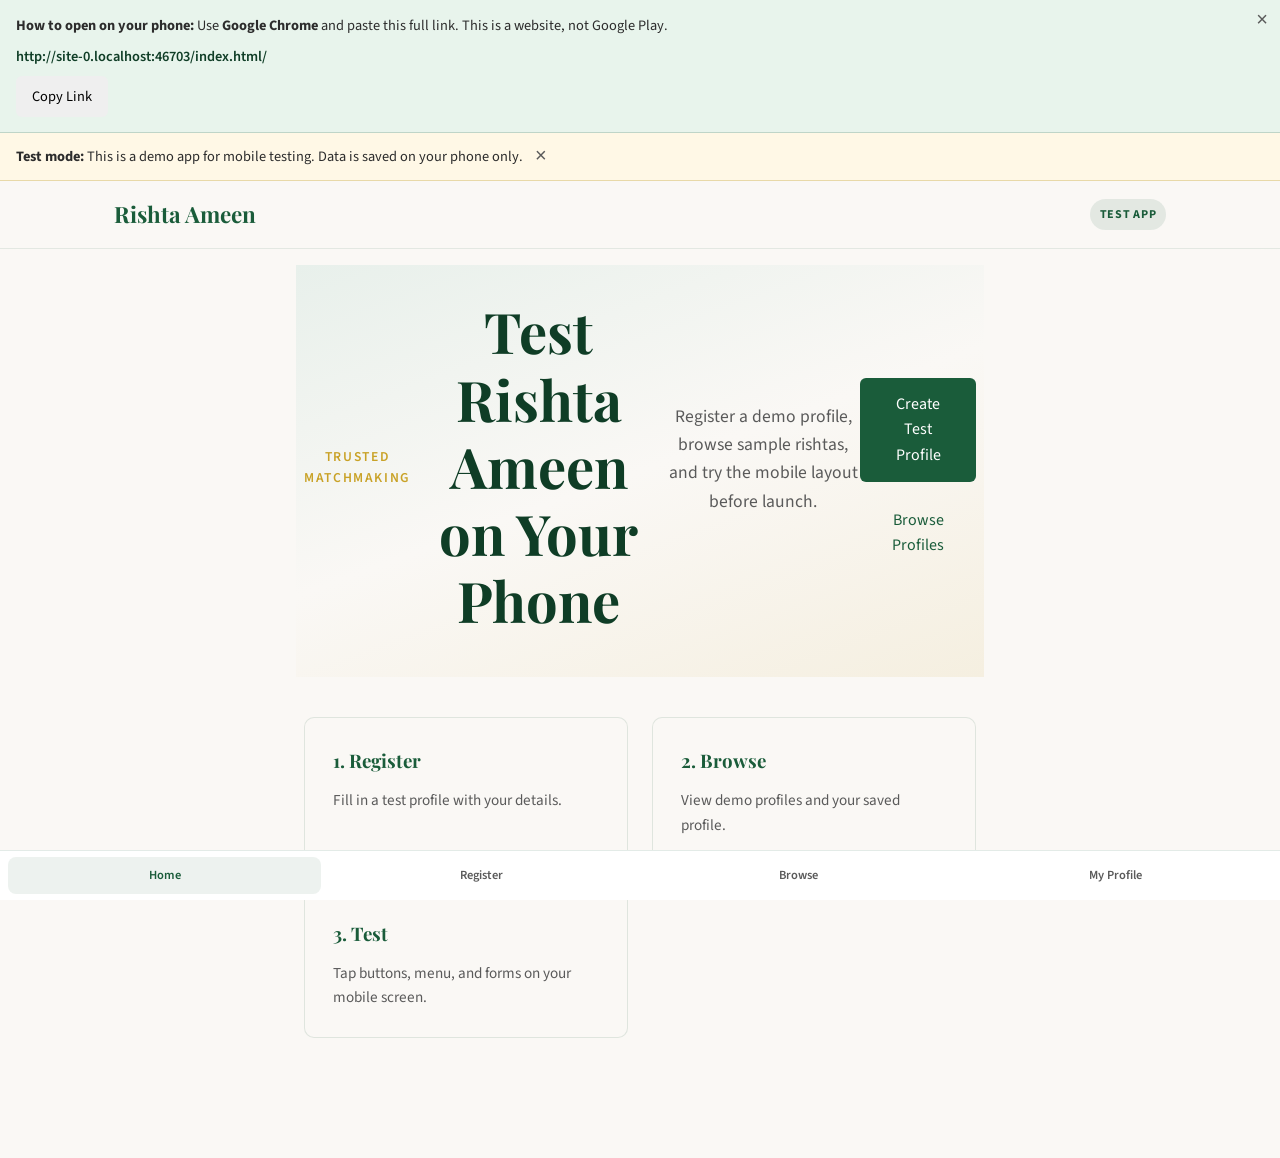
<file: index.html>
<!DOCTYPE html>
<html lang="en">
<head>
  <meta charset="UTF-8">
  <meta name="viewport" content="width=device-width, initial-scale=1.0, viewport-fit=cover">
  <meta name="description" content="Rishta Ameen — Test the matrimonial app on your mobile device.">
  <meta name="theme-color" content="#1a5c3a">
  <meta name="apple-mobile-web-app-capable" content="yes">
  <meta name="apple-mobile-web-app-title" content="Rishta Ameen">
  <title>Rishta Ameen — Test App</title>
  <script>
    (function () {
      var path = window.location.pathname;
      if (!path.endsWith('/')) {
        path = path.substring(0, path.lastIndexOf('/') + 1);
      }
      var base = document.createElement('base');
      base.href = path || '/';
      document.head.appendChild(base);
    })();
  </script>
  <link rel="manifest" href="manifest.json">
  <link rel="apple-touch-icon" href="icons/icon-192.png">
  <link rel="stylesheet" href="css/style.css">
  <link rel="preconnect" href="https://fonts.googleapis.com">
  <link rel="preconnect" href="https://fonts.gstatic.com" crossorigin>
  <link href="https://fonts.googleapis.com/css2?family=Playfair+Display:wght@600;700&family=Source+Sans+3:wght@400;500;600&display=swap" rel="stylesheet">
  <script>
    (function () {
      var path = window.location.pathname;
      if (!path.endsWith('/')) {
        path = path.substring(0, path.lastIndexOf('/') + 1);
      }
      var base = document.createElement('base');
      base.href = path || '/';
      document.head.insertBefore(base, document.head.firstChild);
    })();
  </script>
</head>
<body>
  <div id="open-help" class="open-help">
    <p><strong>How to open on your phone:</strong> Use <strong>Google Chrome</strong> and paste this full link. This is a website, not Google Play.</p>
    <p class="open-help-url" id="open-help-url"></p>
    <button type="button" class="btn btn-small" id="copy-link-btn">Copy Link</button>
    <button type="button" class="open-help-close" id="open-help-close" aria-label="Close">×</button>
  </div>

  <div id="test-banner" class="test-banner">
    <p><strong>Test mode:</strong> This is a demo app for mobile testing. Data is saved on your phone only.</p>
    <button id="test-banner-dismiss" type="button" aria-label="Dismiss">×</button>
  </div>

  <header class="header">
    <nav class="nav">
      <a href="#" class="logo">Rishta Ameen</a>
      <span class="test-pill">Test App</span>
    </nav>
  </header>

  <main class="app-main">
    <section id="screen-home" class="screen active">
      <div class="hero hero-compact">
        <p class="hero-tagline">Trusted Matchmaking</p>
        <h1>Test Rishta Ameen on Your Phone</h1>
        <p class="hero-description">
          Register a demo profile, browse sample rishtas, and try the mobile layout before launch.
        </p>
        <div class="hero-actions">
          <button type="button" class="btn btn-primary tab-link" data-screen="screen-register">Create Test Profile</button>
          <button type="button" class="btn btn-secondary tab-link" data-screen="screen-browse">Browse Profiles</button>
        </div>
      </div>
      <div class="section section-compact">
        <div class="cards">
          <article class="card">
            <h3>1. Register</h3>
            <p>Fill in a test profile with your details.</p>
          </article>
          <article class="card">
            <h3>2. Browse</h3>
            <p>View demo profiles and your saved profile.</p>
          </article>
          <article class="card">
            <h3>3. Test</h3>
            <p>Tap buttons, menu, and forms on your mobile screen.</p>
          </article>
        </div>
      </div>
    </section>

    <section id="screen-register" class="screen">
      <div class="screen-header">
        <h2>Register Test Profile</h2>
        <p>Create a profile to test how registration works on mobile.</p>
      </div>
      <form id="register-form" class="form">
        <label>
          Full Name
          <input name="name" type="text" required placeholder="Your name">
        </label>
        <label>
          Age
          <input name="age" type="number" min="18" max="70" required placeholder="25">
        </label>
        <label>
          City
          <input name="city" type="text" required placeholder="Lahore">
        </label>
        <label>
          Education
          <input name="education" type="text" placeholder="MBA, MBBS, etc.">
        </label>
        <label>
          Profession
          <input name="profession" type="text" placeholder="Your job">
        </label>
        <label>
          Phone
          <input name="phone" type="tel" required placeholder="03xx-xxxxxxx">
        </label>
        <label>
          About
          <textarea name="about" rows="4" placeholder="Short introduction"></textarea>
        </label>
        <button type="submit" class="btn btn-primary btn-block">Save Test Profile</button>
      </form>
    </section>

    <section id="screen-browse" class="screen">
      <div class="screen-header">
        <h2>Browse Profiles</h2>
        <p>Demo rishtas plus any profile you register for testing.</p>
      </div>
      <div id="profile-list" class="profile-list"></div>
    </section>

    <section id="screen-profile" class="screen">
      <div class="screen-header">
        <h2>My Profile</h2>
        <p>Your saved test profile on this device.</p>
      </div>
      <div id="my-profile-content"></div>
    </section>
  </main>

  <nav class="bottom-nav" aria-label="App navigation">
    <button type="button" class="tab-btn active" data-screen="screen-home">Home</button>
    <button type="button" class="tab-btn" data-screen="screen-register">Register</button>
    <button type="button" class="tab-btn" data-screen="screen-browse">Browse</button>
    <button type="button" class="tab-btn" data-screen="screen-profile">My Profile</button>
  </nav>

  <div id="toast" class="toast" role="status" aria-live="polite"></div>

  <script src="js/app.js"></script>
  <script>
    document.querySelectorAll('.tab-link').forEach((btn) => {
      btn.addEventListener('click', () => {
        const screen = btn.dataset.screen;
        document.querySelectorAll('.screen').forEach((el) => {
          el.classList.toggle('active', el.id === screen);
        });
        document.querySelectorAll('.tab-btn').forEach((tab) => {
          tab.classList.toggle('active', tab.dataset.screen === screen);
        });
      });
    });
  </script>
</body>
</html>
</file>
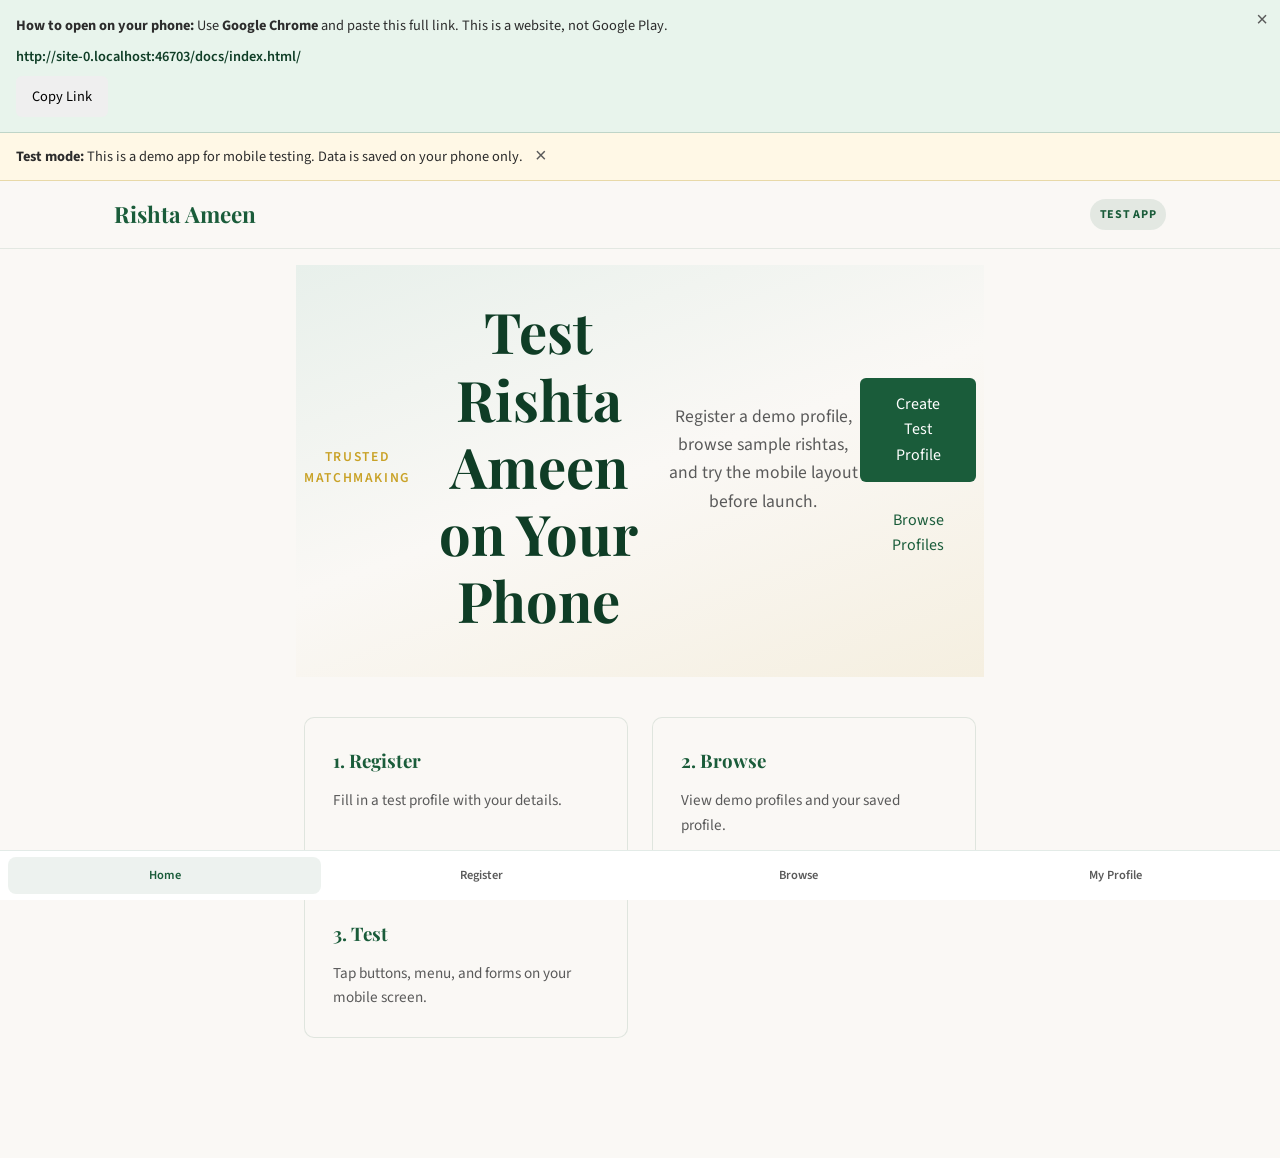
<file: docs/index.html>
<!DOCTYPE html>
<html lang="en">
<head>
  <meta charset="UTF-8">
  <meta name="viewport" content="width=device-width, initial-scale=1.0, viewport-fit=cover">
  <meta name="description" content="Rishta Ameen — Test the matrimonial app on your mobile device.">
  <meta name="theme-color" content="#1a5c3a">
  <meta name="apple-mobile-web-app-capable" content="yes">
  <meta name="apple-mobile-web-app-title" content="Rishta Ameen">
  <title>Rishta Ameen — Test App</title>
  <script>
    (function () {
      var path = window.location.pathname;
      if (!path.endsWith('/')) {
        path = path.substring(0, path.lastIndexOf('/') + 1);
      }
      var base = document.createElement('base');
      base.href = path || '/';
      document.head.appendChild(base);
    })();
  </script>
  <link rel="manifest" href="manifest.json">
  <link rel="apple-touch-icon" href="icons/icon-192.png">
  <link rel="stylesheet" href="css/style.css">
  <link rel="preconnect" href="https://fonts.googleapis.com">
  <link rel="preconnect" href="https://fonts.gstatic.com" crossorigin>
  <link href="https://fonts.googleapis.com/css2?family=Playfair+Display:wght@600;700&family=Source+Sans+3:wght@400;500;600&display=swap" rel="stylesheet">
</head>
<body>
  <div id="open-help" class="open-help">
    <p><strong>How to open on your phone:</strong> Use <strong>Google Chrome</strong> and paste this full link. This is a website, not Google Play.</p>
    <p class="open-help-url" id="open-help-url"></p>
    <button type="button" class="btn btn-small" id="copy-link-btn">Copy Link</button>
    <button type="button" class="open-help-close" id="open-help-close" aria-label="Close">×</button>
  </div>

  <div id="test-banner" class="test-banner">
    <p><strong>Test mode:</strong> This is a demo app for mobile testing. Data is saved on your phone only.</p>
    <button id="test-banner-dismiss" type="button" aria-label="Dismiss">×</button>
  </div>

  <header class="header">
    <nav class="nav">
      <a href="#" class="logo">Rishta Ameen</a>
      <span class="test-pill">Test App</span>
    </nav>
  </header>

  <main class="app-main">
    <section id="screen-home" class="screen active">
      <div class="hero hero-compact">
        <p class="hero-tagline">Trusted Matchmaking</p>
        <h1>Test Rishta Ameen on Your Phone</h1>
        <p class="hero-description">
          Register a demo profile, browse sample rishtas, and try the mobile layout before launch.
        </p>
        <div class="hero-actions">
          <button type="button" class="btn btn-primary tab-link" data-screen="screen-register">Create Test Profile</button>
          <button type="button" class="btn btn-secondary tab-link" data-screen="screen-browse">Browse Profiles</button>
        </div>
      </div>
      <div class="section section-compact">
        <div class="cards">
          <article class="card">
            <h3>1. Register</h3>
            <p>Fill in a test profile with your details.</p>
          </article>
          <article class="card">
            <h3>2. Browse</h3>
            <p>View demo profiles and your saved profile.</p>
          </article>
          <article class="card">
            <h3>3. Test</h3>
            <p>Tap buttons, menu, and forms on your mobile screen.</p>
          </article>
        </div>
      </div>
    </section>

    <section id="screen-register" class="screen">
      <div class="screen-header">
        <h2>Register Test Profile</h2>
        <p>Create a profile to test how registration works on mobile.</p>
      </div>
      <form id="register-form" class="form">
        <label>
          Full Name
          <input name="name" type="text" required placeholder="Your name">
        </label>
        <label>
          Age
          <input name="age" type="number" min="18" max="70" required placeholder="25">
        </label>
        <label>
          City
          <input name="city" type="text" required placeholder="Lahore">
        </label>
        <label>
          Education
          <input name="education" type="text" placeholder="MBA, MBBS, etc.">
        </label>
        <label>
          Profession
          <input name="profession" type="text" placeholder="Your job">
        </label>
        <label>
          Phone
          <input name="phone" type="tel" required placeholder="03xx-xxxxxxx">
        </label>
        <label>
          About
          <textarea name="about" rows="4" placeholder="Short introduction"></textarea>
        </label>
        <button type="submit" class="btn btn-primary btn-block">Save Test Profile</button>
      </form>
    </section>

    <section id="screen-browse" class="screen">
      <div class="screen-header">
        <h2>Browse Profiles</h2>
        <p>Demo rishtas plus any profile you register for testing.</p>
      </div>
      <div id="profile-list" class="profile-list"></div>
    </section>

    <section id="screen-profile" class="screen">
      <div class="screen-header">
        <h2>My Profile</h2>
        <p>Your saved test profile on this device.</p>
      </div>
      <div id="my-profile-content"></div>
    </section>
  </main>

  <nav class="bottom-nav" aria-label="App navigation">
    <button type="button" class="tab-btn active" data-screen="screen-home">Home</button>
    <button type="button" class="tab-btn" data-screen="screen-register">Register</button>
    <button type="button" class="tab-btn" data-screen="screen-browse">Browse</button>
    <button type="button" class="tab-btn" data-screen="screen-profile">My Profile</button>
  </nav>

  <div id="toast" class="toast" role="status" aria-live="polite"></div>

  <script src="js/app.js"></script>
  <script>
    document.querySelectorAll('.tab-link').forEach((btn) => {
      btn.addEventListener('click', () => {
        const screen = btn.dataset.screen;
        document.querySelectorAll('.screen').forEach((el) => {
          el.classList.toggle('active', el.id === screen);
        });
        document.querySelectorAll('.tab-btn').forEach((tab) => {
          tab.classList.toggle('active', tab.dataset.screen === screen);
        });
      });
    });
  </script>
</body>
</html>
</file>
<file: css/style.css>
*,
*::before,
*::after {
  box-sizing: border-box;
  margin: 0;
  padding: 0;
}

:root {
  --color-primary: #1a5c3a;
  --color-primary-dark: #0f3d26;
  --color-accent: #c9a227;
  --color-bg: #faf8f5;
  --color-text: #2c2c2c;
  --color-muted: #5a5a5a;
  --font-display: "Playfair Display", Georgia, serif;
  --font-body: "Source Sans 3", system-ui, sans-serif;
}

html {
  scroll-behavior: smooth;
}

body {
  font-family: var(--font-body);
  color: var(--color-text);
  background: var(--color-bg);
  line-height: 1.6;
  -webkit-text-size-adjust: 100%;
  padding-bottom: calc(72px + env(safe-area-inset-bottom));
}

.header {
  position: sticky;
  top: 0;
  background: rgba(250, 248, 245, 0.95);
  backdrop-filter: blur(8px);
  border-bottom: 1px solid rgba(26, 92, 58, 0.1);
  z-index: 100;
}

.nav {
  max-width: 1100px;
  margin: 0 auto;
  padding: 1rem 1.5rem;
  padding-top: max(1rem, env(safe-area-inset-top));
  display: flex;
  align-items: center;
  justify-content: space-between;
  position: relative;
}

.logo {
  font-family: var(--font-display);
  font-size: 1.4rem;
  font-weight: 700;
  color: var(--color-primary);
  text-decoration: none;
}

.nav-links {
  display: flex;
  gap: 2rem;
  list-style: none;
}

.nav-links a {
  color: var(--color-muted);
  text-decoration: none;
  font-weight: 500;
  transition: color 0.2s;
}

.nav-links a:hover {
  color: var(--color-primary);
}

.nav-toggle {
  display: none;
  flex-direction: column;
  justify-content: center;
  gap: 5px;
  width: 44px;
  height: 44px;
  padding: 10px;
  border: none;
  background: transparent;
  cursor: pointer;
}

.nav-toggle span {
  display: block;
  width: 100%;
  height: 2px;
  background: var(--color-primary);
  border-radius: 2px;
  transition: transform 0.2s, opacity 0.2s;
}

.nav-toggle[aria-expanded="true"] span:nth-child(1) {
  transform: translateY(7px) rotate(45deg);
}

.nav-toggle[aria-expanded="true"] span:nth-child(2) {
  opacity: 0;
}

.nav-toggle[aria-expanded="true"] span:nth-child(3) {
  transform: translateY(-7px) rotate(-45deg);
}

.hero {
  min-height: 70vh;
  display: flex;
  align-items: center;
  justify-content: center;
  text-align: center;
  padding: 4rem 1.5rem;
  background: linear-gradient(160deg, #e8f0eb 0%, var(--color-bg) 50%, #f5efe0 100%);
}

.hero-tagline {
  color: var(--color-accent);
  font-weight: 600;
  text-transform: uppercase;
  letter-spacing: 0.12em;
  font-size: 0.85rem;
  margin-bottom: 1rem;
}

.hero h1 {
  font-family: var(--font-display);
  font-size: clamp(2.2rem, 5vw, 3.5rem);
  color: var(--color-primary-dark);
  margin-bottom: 1.25rem;
  line-height: 1.2;
}

.hero-description {
  max-width: 540px;
  margin: 0 auto 2rem;
  color: var(--color-muted);
  font-size: 1.1rem;
}

.btn {
  display: inline-block;
  padding: 0.85rem 2rem;
  min-height: 48px;
  line-height: 1.4;
  border-radius: 6px;
  font-weight: 600;
  text-decoration: none;
  transition: transform 0.2s, box-shadow 0.2s;
}

.btn:hover {
  transform: translateY(-2px);
  box-shadow: 0 4px 16px rgba(0, 0, 0, 0.12);
}

.btn-primary {
  background: var(--color-primary);
  color: #fff;
}

.btn-secondary {
  background: transparent;
  color: var(--color-primary);
  border: 2px solid var(--color-primary);
}

.section {
  padding: 5rem 1.5rem;
}

.section-alt {
  background: #fff;
}

.container {
  max-width: 900px;
  margin: 0 auto;
  text-align: center;
}

.section h2 {
  font-family: var(--font-display);
  font-size: 2rem;
  color: var(--color-primary-dark);
  margin-bottom: 1.25rem;
}

.section p {
  color: var(--color-muted);
  font-size: 1.05rem;
  max-width: 640px;
  margin: 0 auto 1.5rem;
}

.cards {
  display: grid;
  grid-template-columns: repeat(auto-fit, minmax(240px, 1fr));
  gap: 1.5rem;
  margin-top: 2.5rem;
  text-align: left;
}

.card {
  background: var(--color-bg);
  border: 1px solid rgba(26, 92, 58, 0.12);
  border-radius: 10px;
  padding: 1.75rem;
}

.card h3 {
  font-family: var(--font-display);
  color: var(--color-primary);
  margin-bottom: 0.75rem;
}

.card p {
  margin: 0;
  font-size: 0.95rem;
}

.footer {
  text-align: center;
  padding: 2rem 1.5rem;
  color: var(--color-muted);
  font-size: 0.9rem;
  border-top: 1px solid rgba(26, 92, 58, 0.1);
}

@media (max-width: 600px) {
  .nav-toggle {
    display: flex;
  }

  .nav-links {
    display: none;
    position: absolute;
    top: 100%;
    left: 0;
    right: 0;
    flex-direction: column;
    gap: 0;
    background: rgba(250, 248, 245, 0.98);
    border-bottom: 1px solid rgba(26, 92, 58, 0.1);
    padding: 0.5rem 0;
    box-shadow: 0 8px 24px rgba(0, 0, 0, 0.08);
  }

  .nav-links.nav-open {
    display: flex;
  }

  .nav-links li {
    width: 100%;
  }

  .nav-links a {
    display: block;
    padding: 1rem 1.5rem;
    font-size: 1rem;
  }

  .hero {
    min-height: auto;
    padding: 3rem 1.25rem;
  }

  .section {
    padding: 3.5rem 1.25rem;
  }

  .section h2 {
    font-size: 1.65rem;
  }

  .cards {
    grid-template-columns: 1fr;
  }
}

.test-banner {
  display: flex;
  align-items: flex-start;
  gap: 0.75rem;
  background: #fff8e6;
  border-bottom: 1px solid #e8d9a8;
  padding: 0.75rem 1rem;
  font-size: 0.9rem;
}

.open-help {
  position: relative;
  background: #e8f4ec;
  border-bottom: 1px solid rgba(26, 92, 58, 0.2);
  padding: 0.9rem 2.5rem 0.9rem 1rem;
  font-size: 0.9rem;
}

.open-help-url {
  word-break: break-all;
  color: var(--color-primary-dark);
  font-weight: 600;
  margin: 0.5rem 0;
}

.open-help-close {
  position: absolute;
  top: 0.5rem;
  right: 0.75rem;
  border: none;
  background: transparent;
  font-size: 1.25rem;
  cursor: pointer;
  color: var(--color-muted);
}

.test-banner button {
  border: none;
  background: transparent;
  font-size: 1.25rem;
  line-height: 1;
  cursor: pointer;
  color: var(--color-muted);
}

.test-pill {
  background: rgba(26, 92, 58, 0.1);
  color: var(--color-primary);
  font-size: 0.75rem;
  font-weight: 700;
  text-transform: uppercase;
  letter-spacing: 0.06em;
  padding: 0.35rem 0.6rem;
  border-radius: 999px;
}

.app-main {
  max-width: 720px;
  margin: 0 auto;
}

.screen {
  display: none;
  padding: 1rem 1rem 2rem;
}

.screen.active {
  display: block;
}

.hero-compact {
  min-height: auto;
  padding: 2rem 0.5rem 1.5rem;
}

.hero-actions {
  display: flex;
  flex-wrap: wrap;
  gap: 0.75rem;
  justify-content: center;
}

.section-compact {
  padding: 0 0.5rem 1rem;
}

.screen-header {
  margin-bottom: 1.25rem;
}

.screen-header h2 {
  font-family: var(--font-display);
  color: var(--color-primary-dark);
  margin-bottom: 0.35rem;
}

.screen-header p,
.empty-state {
  color: var(--color-muted);
}

.form {
  display: grid;
  gap: 1rem;
}

.form label {
  display: grid;
  gap: 0.4rem;
  font-weight: 600;
  color: var(--color-primary-dark);
}

.form input,
.form textarea {
  width: 100%;
  padding: 0.85rem 1rem;
  border: 1px solid rgba(26, 92, 58, 0.2);
  border-radius: 8px;
  font: inherit;
  background: #fff;
}

.form input:focus,
.form textarea:focus {
  outline: 2px solid rgba(26, 92, 58, 0.25);
  border-color: var(--color-primary);
}

.btn {
  border: none;
  cursor: pointer;
  font: inherit;
}

.btn-block {
  width: 100%;
}

.btn-small {
  padding: 0.55rem 1rem;
  min-height: 40px;
  font-size: 0.9rem;
}

.profile-list {
  display: grid;
  gap: 1rem;
}

.profile-card {
  background: #fff;
  border: 1px solid rgba(26, 92, 58, 0.12);
  border-radius: 12px;
  padding: 1.25rem;
}

.profile-card-own {
  border-color: rgba(201, 162, 39, 0.45);
  background: #fffdf7;
}

.profile-card-header {
  display: flex;
  align-items: center;
  justify-content: space-between;
  gap: 0.75rem;
  margin-bottom: 0.5rem;
}

.profile-card h3 {
  font-family: var(--font-display);
  color: var(--color-primary-dark);
}

.badge {
  background: rgba(26, 92, 58, 0.1);
  color: var(--color-primary);
  font-size: 0.75rem;
  font-weight: 700;
  padding: 0.25rem 0.55rem;
  border-radius: 999px;
  white-space: nowrap;
}

.profile-meta,
.profile-about,
.profile-phone {
  color: var(--color-muted);
  margin-bottom: 0.35rem;
}

.profile-about {
  margin: 0.75rem 0 1rem;
}

.bottom-nav {
  position: fixed;
  left: 0;
  right: 0;
  bottom: 0;
  display: grid;
  grid-template-columns: repeat(4, 1fr);
  gap: 0.25rem;
  background: rgba(255, 255, 255, 0.98);
  border-top: 1px solid rgba(26, 92, 58, 0.12);
  padding: 0.35rem 0.5rem calc(0.35rem + env(safe-area-inset-bottom));
  z-index: 200;
}

.tab-btn {
  border: none;
  background: transparent;
  color: var(--color-muted);
  font: inherit;
  font-size: 0.78rem;
  font-weight: 600;
  padding: 0.55rem 0.25rem;
  border-radius: 8px;
  cursor: pointer;
}

.tab-btn.active {
  color: var(--color-primary);
  background: rgba(26, 92, 58, 0.08);
}

.toast {
  position: fixed;
  left: 50%;
  bottom: calc(84px + env(safe-area-inset-bottom));
  transform: translateX(-50%) translateY(12px);
  background: var(--color-primary-dark);
  color: #fff;
  padding: 0.75rem 1rem;
  border-radius: 999px;
  font-size: 0.9rem;
  opacity: 0;
  pointer-events: none;
  transition: opacity 0.2s, transform 0.2s;
  z-index: 300;
  max-width: calc(100% - 2rem);
  text-align: center;
}

.toast.show {
  opacity: 1;
  transform: translateX(-50%) translateY(0);
}
</file>
<file: docs/css/style.css>
*,
*::before,
*::after {
  box-sizing: border-box;
  margin: 0;
  padding: 0;
}

:root {
  --color-primary: #1a5c3a;
  --color-primary-dark: #0f3d26;
  --color-accent: #c9a227;
  --color-bg: #faf8f5;
  --color-text: #2c2c2c;
  --color-muted: #5a5a5a;
  --font-display: "Playfair Display", Georgia, serif;
  --font-body: "Source Sans 3", system-ui, sans-serif;
}

html {
  scroll-behavior: smooth;
}

body {
  font-family: var(--font-body);
  color: var(--color-text);
  background: var(--color-bg);
  line-height: 1.6;
  -webkit-text-size-adjust: 100%;
  padding-bottom: calc(72px + env(safe-area-inset-bottom));
}

.header {
  position: sticky;
  top: 0;
  background: rgba(250, 248, 245, 0.95);
  backdrop-filter: blur(8px);
  border-bottom: 1px solid rgba(26, 92, 58, 0.1);
  z-index: 100;
}

.nav {
  max-width: 1100px;
  margin: 0 auto;
  padding: 1rem 1.5rem;
  padding-top: max(1rem, env(safe-area-inset-top));
  display: flex;
  align-items: center;
  justify-content: space-between;
  position: relative;
}

.logo {
  font-family: var(--font-display);
  font-size: 1.4rem;
  font-weight: 700;
  color: var(--color-primary);
  text-decoration: none;
}

.nav-links {
  display: flex;
  gap: 2rem;
  list-style: none;
}

.nav-links a {
  color: var(--color-muted);
  text-decoration: none;
  font-weight: 500;
  transition: color 0.2s;
}

.nav-links a:hover {
  color: var(--color-primary);
}

.nav-toggle {
  display: none;
  flex-direction: column;
  justify-content: center;
  gap: 5px;
  width: 44px;
  height: 44px;
  padding: 10px;
  border: none;
  background: transparent;
  cursor: pointer;
}

.nav-toggle span {
  display: block;
  width: 100%;
  height: 2px;
  background: var(--color-primary);
  border-radius: 2px;
  transition: transform 0.2s, opacity 0.2s;
}

.nav-toggle[aria-expanded="true"] span:nth-child(1) {
  transform: translateY(7px) rotate(45deg);
}

.nav-toggle[aria-expanded="true"] span:nth-child(2) {
  opacity: 0;
}

.nav-toggle[aria-expanded="true"] span:nth-child(3) {
  transform: translateY(-7px) rotate(-45deg);
}

.hero {
  min-height: 70vh;
  display: flex;
  align-items: center;
  justify-content: center;
  text-align: center;
  padding: 4rem 1.5rem;
  background: linear-gradient(160deg, #e8f0eb 0%, var(--color-bg) 50%, #f5efe0 100%);
}

.hero-tagline {
  color: var(--color-accent);
  font-weight: 600;
  text-transform: uppercase;
  letter-spacing: 0.12em;
  font-size: 0.85rem;
  margin-bottom: 1rem;
}

.hero h1 {
  font-family: var(--font-display);
  font-size: clamp(2.2rem, 5vw, 3.5rem);
  color: var(--color-primary-dark);
  margin-bottom: 1.25rem;
  line-height: 1.2;
}

.hero-description {
  max-width: 540px;
  margin: 0 auto 2rem;
  color: var(--color-muted);
  font-size: 1.1rem;
}

.btn {
  display: inline-block;
  padding: 0.85rem 2rem;
  min-height: 48px;
  line-height: 1.4;
  border-radius: 6px;
  font-weight: 600;
  text-decoration: none;
  transition: transform 0.2s, box-shadow 0.2s;
}

.btn:hover {
  transform: translateY(-2px);
  box-shadow: 0 4px 16px rgba(0, 0, 0, 0.12);
}

.btn-primary {
  background: var(--color-primary);
  color: #fff;
}

.btn-secondary {
  background: transparent;
  color: var(--color-primary);
  border: 2px solid var(--color-primary);
}

.section {
  padding: 5rem 1.5rem;
}

.section-alt {
  background: #fff;
}

.container {
  max-width: 900px;
  margin: 0 auto;
  text-align: center;
}

.section h2 {
  font-family: var(--font-display);
  font-size: 2rem;
  color: var(--color-primary-dark);
  margin-bottom: 1.25rem;
}

.section p {
  color: var(--color-muted);
  font-size: 1.05rem;
  max-width: 640px;
  margin: 0 auto 1.5rem;
}

.cards {
  display: grid;
  grid-template-columns: repeat(auto-fit, minmax(240px, 1fr));
  gap: 1.5rem;
  margin-top: 2.5rem;
  text-align: left;
}

.card {
  background: var(--color-bg);
  border: 1px solid rgba(26, 92, 58, 0.12);
  border-radius: 10px;
  padding: 1.75rem;
}

.card h3 {
  font-family: var(--font-display);
  color: var(--color-primary);
  margin-bottom: 0.75rem;
}

.card p {
  margin: 0;
  font-size: 0.95rem;
}

.footer {
  text-align: center;
  padding: 2rem 1.5rem;
  color: var(--color-muted);
  font-size: 0.9rem;
  border-top: 1px solid rgba(26, 92, 58, 0.1);
}

@media (max-width: 600px) {
  .nav-toggle {
    display: flex;
  }

  .nav-links {
    display: none;
    position: absolute;
    top: 100%;
    left: 0;
    right: 0;
    flex-direction: column;
    gap: 0;
    background: rgba(250, 248, 245, 0.98);
    border-bottom: 1px solid rgba(26, 92, 58, 0.1);
    padding: 0.5rem 0;
    box-shadow: 0 8px 24px rgba(0, 0, 0, 0.08);
  }

  .nav-links.nav-open {
    display: flex;
  }

  .nav-links li {
    width: 100%;
  }

  .nav-links a {
    display: block;
    padding: 1rem 1.5rem;
    font-size: 1rem;
  }

  .hero {
    min-height: auto;
    padding: 3rem 1.25rem;
  }

  .section {
    padding: 3.5rem 1.25rem;
  }

  .section h2 {
    font-size: 1.65rem;
  }

  .cards {
    grid-template-columns: 1fr;
  }
}

.test-banner {
  display: flex;
  align-items: flex-start;
  gap: 0.75rem;
  background: #fff8e6;
  border-bottom: 1px solid #e8d9a8;
  padding: 0.75rem 1rem;
  font-size: 0.9rem;
}

.open-help {
  position: relative;
  background: #e8f4ec;
  border-bottom: 1px solid rgba(26, 92, 58, 0.2);
  padding: 0.9rem 2.5rem 0.9rem 1rem;
  font-size: 0.9rem;
}

.open-help-url {
  word-break: break-all;
  color: var(--color-primary-dark);
  font-weight: 600;
  margin: 0.5rem 0;
}

.open-help-close {
  position: absolute;
  top: 0.5rem;
  right: 0.75rem;
  border: none;
  background: transparent;
  font-size: 1.25rem;
  cursor: pointer;
  color: var(--color-muted);
}

.test-banner button {
  border: none;
  background: transparent;
  font-size: 1.25rem;
  line-height: 1;
  cursor: pointer;
  color: var(--color-muted);
}

.test-pill {
  background: rgba(26, 92, 58, 0.1);
  color: var(--color-primary);
  font-size: 0.75rem;
  font-weight: 700;
  text-transform: uppercase;
  letter-spacing: 0.06em;
  padding: 0.35rem 0.6rem;
  border-radius: 999px;
}

.app-main {
  max-width: 720px;
  margin: 0 auto;
}

.screen {
  display: none;
  padding: 1rem 1rem 2rem;
}

.screen.active {
  display: block;
}

.hero-compact {
  min-height: auto;
  padding: 2rem 0.5rem 1.5rem;
}

.hero-actions {
  display: flex;
  flex-wrap: wrap;
  gap: 0.75rem;
  justify-content: center;
}

.section-compact {
  padding: 0 0.5rem 1rem;
}

.screen-header {
  margin-bottom: 1.25rem;
}

.screen-header h2 {
  font-family: var(--font-display);
  color: var(--color-primary-dark);
  margin-bottom: 0.35rem;
}

.screen-header p,
.empty-state {
  color: var(--color-muted);
}

.form {
  display: grid;
  gap: 1rem;
}

.form label {
  display: grid;
  gap: 0.4rem;
  font-weight: 600;
  color: var(--color-primary-dark);
}

.form input,
.form textarea {
  width: 100%;
  padding: 0.85rem 1rem;
  border: 1px solid rgba(26, 92, 58, 0.2);
  border-radius: 8px;
  font: inherit;
  background: #fff;
}

.form input:focus,
.form textarea:focus {
  outline: 2px solid rgba(26, 92, 58, 0.25);
  border-color: var(--color-primary);
}

.btn {
  border: none;
  cursor: pointer;
  font: inherit;
}

.btn-block {
  width: 100%;
}

.btn-small {
  padding: 0.55rem 1rem;
  min-height: 40px;
  font-size: 0.9rem;
}

.profile-list {
  display: grid;
  gap: 1rem;
}

.profile-card {
  background: #fff;
  border: 1px solid rgba(26, 92, 58, 0.12);
  border-radius: 12px;
  padding: 1.25rem;
}

.profile-card-own {
  border-color: rgba(201, 162, 39, 0.45);
  background: #fffdf7;
}

.profile-card-header {
  display: flex;
  align-items: center;
  justify-content: space-between;
  gap: 0.75rem;
  margin-bottom: 0.5rem;
}

.profile-card h3 {
  font-family: var(--font-display);
  color: var(--color-primary-dark);
}

.badge {
  background: rgba(26, 92, 58, 0.1);
  color: var(--color-primary);
  font-size: 0.75rem;
  font-weight: 700;
  padding: 0.25rem 0.55rem;
  border-radius: 999px;
  white-space: nowrap;
}

.profile-meta,
.profile-about,
.profile-phone {
  color: var(--color-muted);
  margin-bottom: 0.35rem;
}

.profile-about {
  margin: 0.75rem 0 1rem;
}

.bottom-nav {
  position: fixed;
  left: 0;
  right: 0;
  bottom: 0;
  display: grid;
  grid-template-columns: repeat(4, 1fr);
  gap: 0.25rem;
  background: rgba(255, 255, 255, 0.98);
  border-top: 1px solid rgba(26, 92, 58, 0.12);
  padding: 0.35rem 0.5rem calc(0.35rem + env(safe-area-inset-bottom));
  z-index: 200;
}

.tab-btn {
  border: none;
  background: transparent;
  color: var(--color-muted);
  font: inherit;
  font-size: 0.78rem;
  font-weight: 600;
  padding: 0.55rem 0.25rem;
  border-radius: 8px;
  cursor: pointer;
}

.tab-btn.active {
  color: var(--color-primary);
  background: rgba(26, 92, 58, 0.08);
}

.toast {
  position: fixed;
  left: 50%;
  bottom: calc(84px + env(safe-area-inset-bottom));
  transform: translateX(-50%) translateY(12px);
  background: var(--color-primary-dark);
  color: #fff;
  padding: 0.75rem 1rem;
  border-radius: 999px;
  font-size: 0.9rem;
  opacity: 0;
  pointer-events: none;
  transition: opacity 0.2s, transform 0.2s;
  z-index: 300;
  max-width: calc(100% - 2rem);
  text-align: center;
}

.toast.show {
  opacity: 1;
  transform: translateX(-50%) translateY(0);
}
</file>
